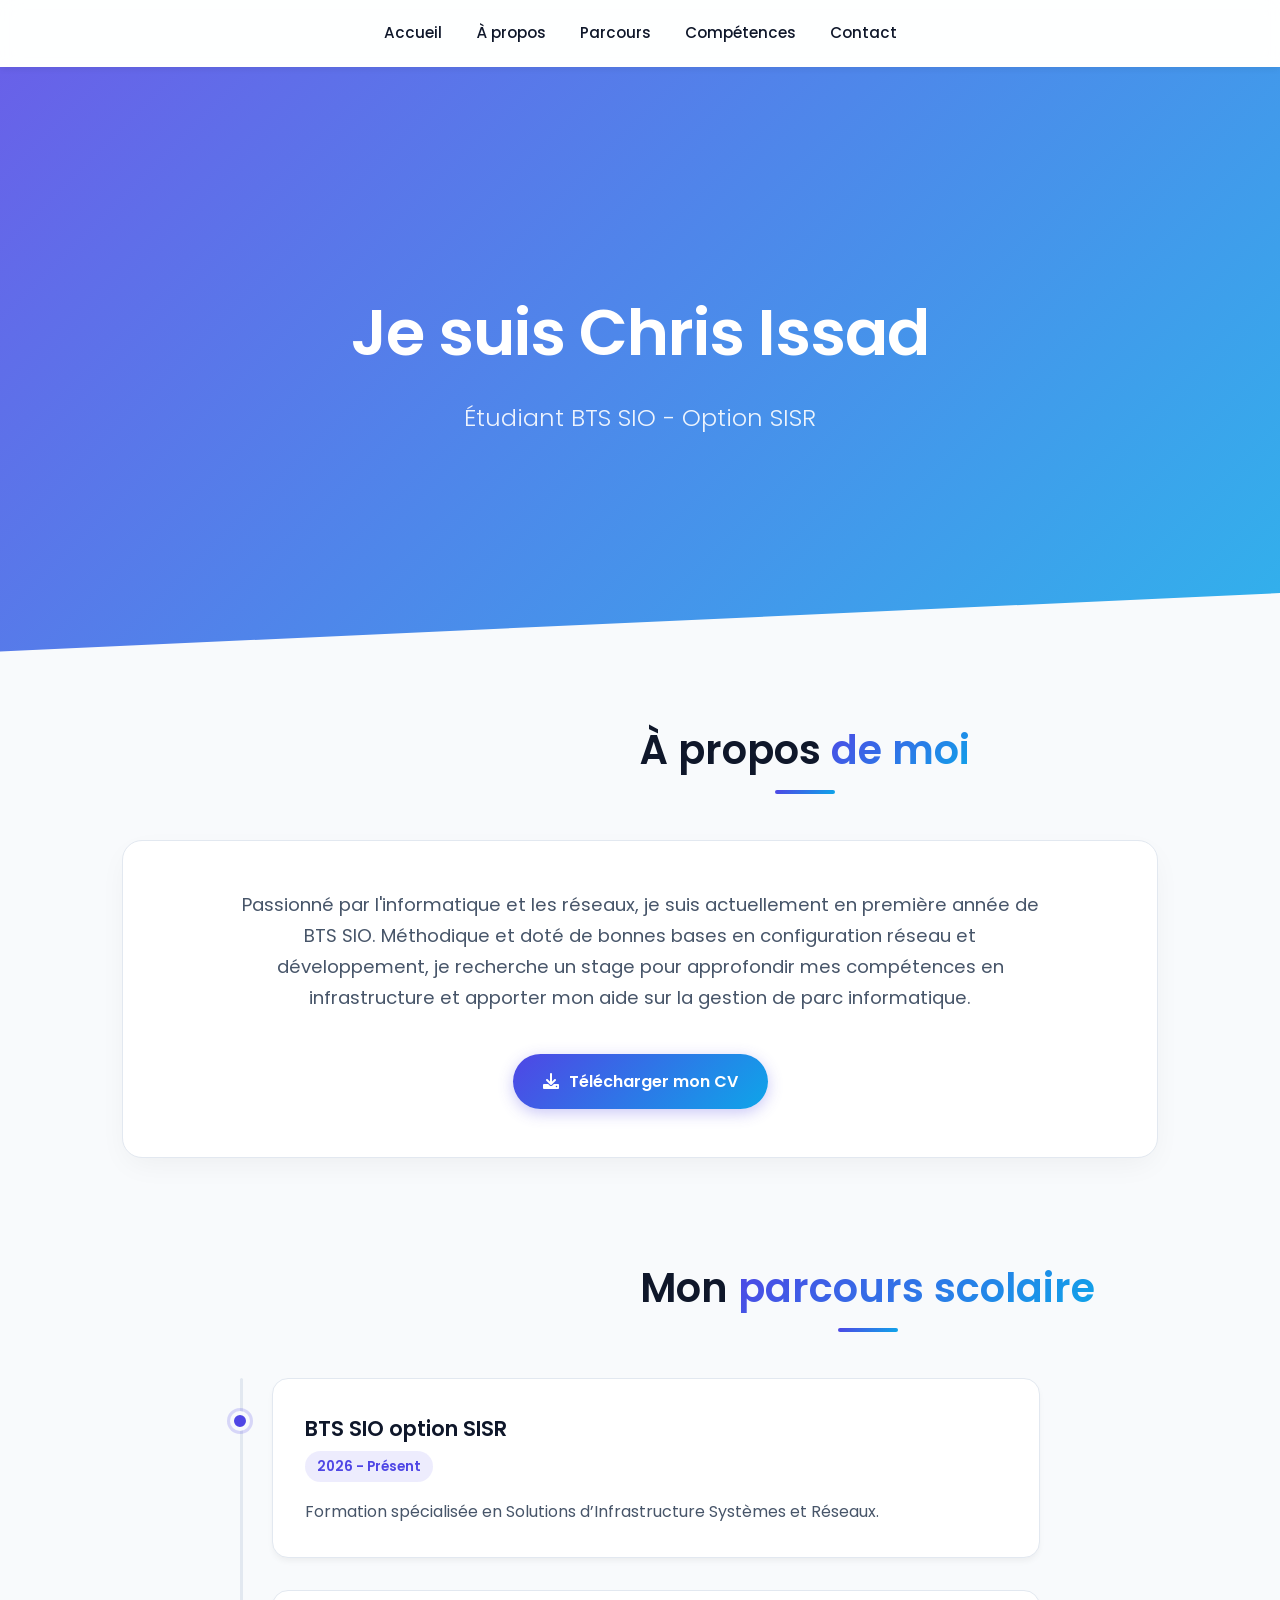
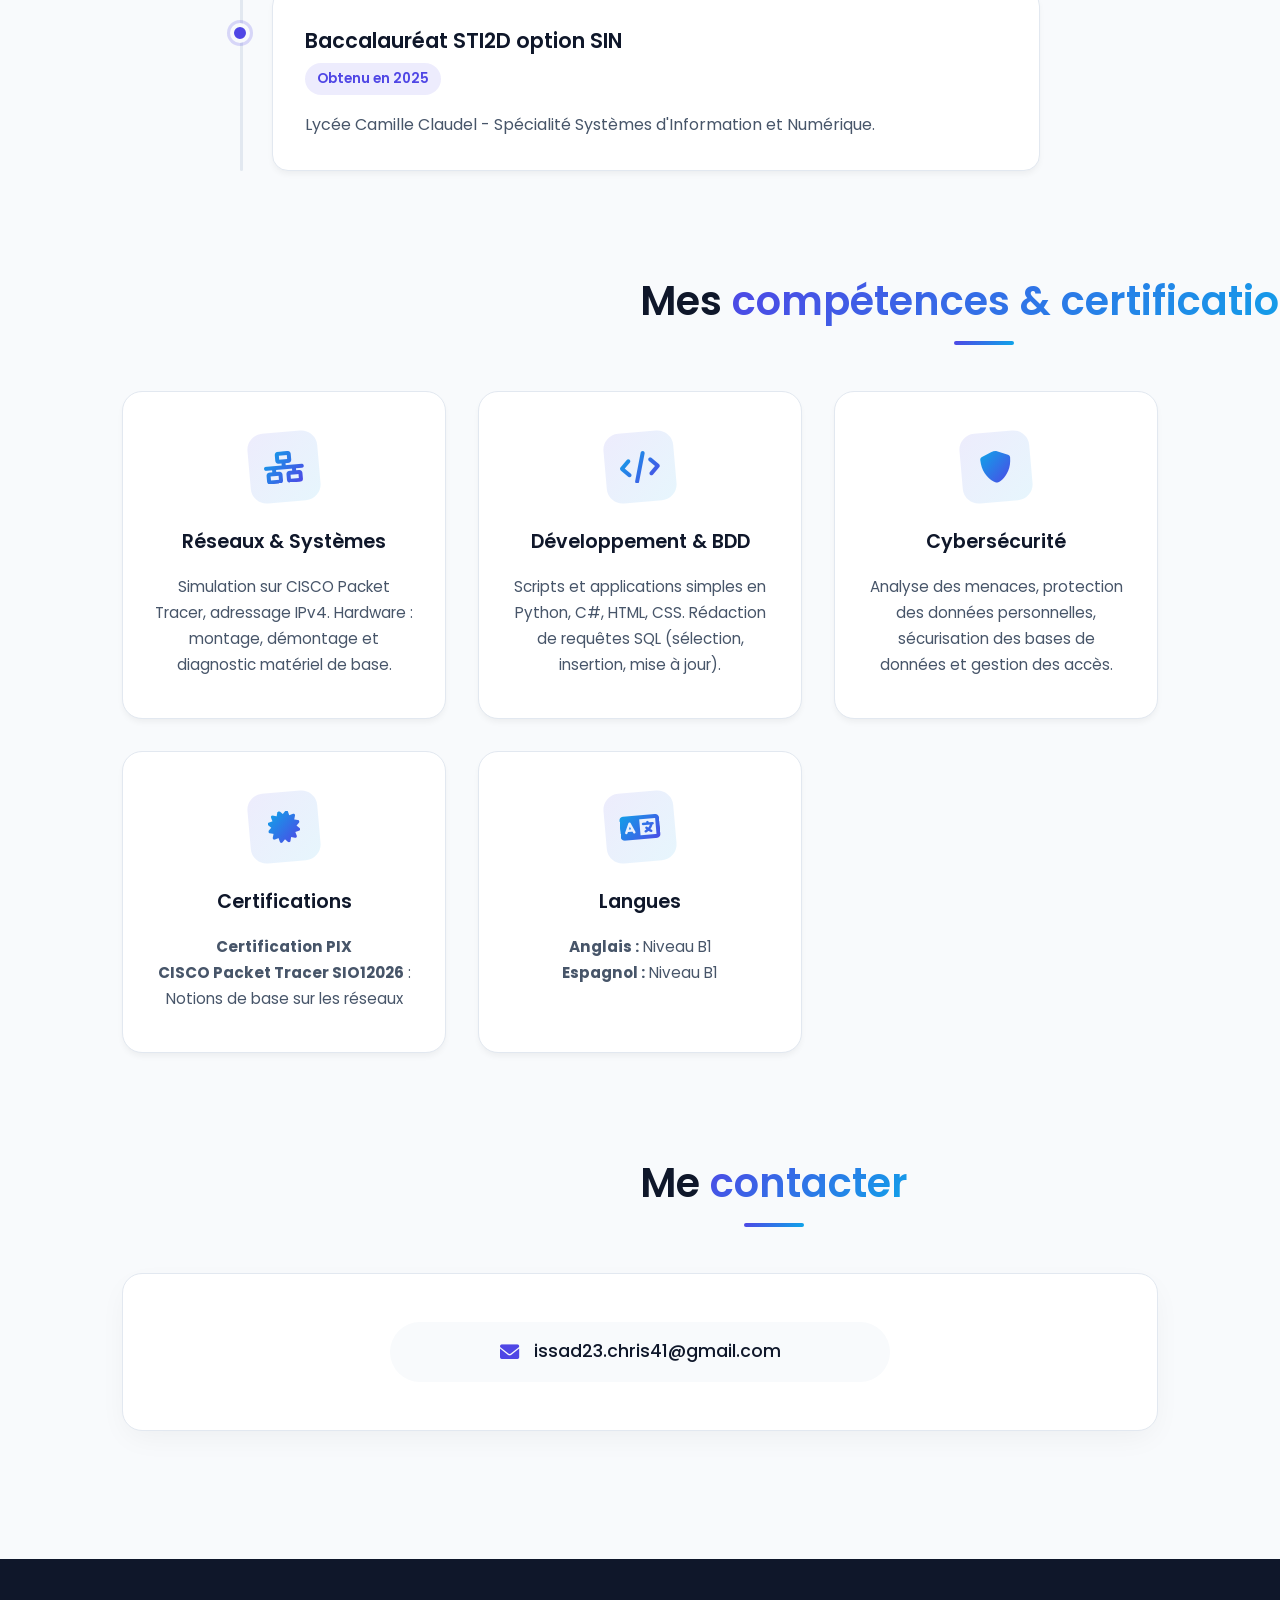
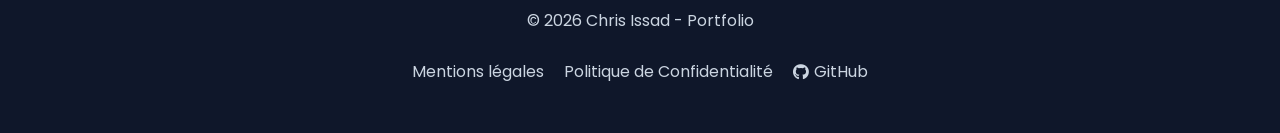
<file: index.html>
<!DOCTYPE html>
<html lang="fr">
<head>
    <meta charset="UTF-8">
    <meta name="viewport" content="width=device-width, initial-scale=1.0">
    <title>Portfolio - Chris Issad</title>
    <!-- Font Awesome -->
    <link href="https://cdnjs.cloudflare.com/ajax/libs/font-awesome/6.0.0/css/all.min.css" rel="stylesheet">
    <!-- Google Fonts: Poppins -->
    <link href="https://fonts.googleapis.com/css2?family=Poppins:wght@300;400;500;600;700&display=swap" rel="stylesheet">
    <link rel="stylesheet" href="style.css">
</head>
<body>

    <nav>
        <div class="nav-links">
            <a href="#accueil">Accueil</a>
            <a href="#propos">À propos</a>
            <a href="#parcours">Parcours</a>
            <a href="#competences">Compétences</a>
            <a href="#contact">Contact</a>
        </div>
    </nav>

    <section id="accueil" class="hero">
        <h1 class="animate-text">Je suis Chris Issad</h1>
        <h2 class="animate-text-delay">Étudiant BTS SIO - Option SISR</h2>
    </section>

    <div class="container">
        
        <!-- À propos -->
        <section id="propos">
            <h2 class="section-title reveal">À propos <span>de moi</span></h2>
            <div class="about-content reveal">
                <p>Passionné par l'informatique et les réseaux, je suis actuellement en première année de BTS SIO. Méthodique et doté de bonnes bases en configuration réseau et développement, je recherche un stage pour approfondir mes compétences en infrastructure et apporter mon aide sur la gestion de parc informatique.</p>
                <a href="Stage CV ISSAD Chris (1).pdf" target="_blank" class="btn-cv">
                    <i class="fas fa-download"></i> Télécharger mon CV
                </a>
            </div>
        </section>

        <!-- Parcours Scolaire -->
        <section id="parcours" class="mt-section">
            <h2 class="section-title reveal">Mon <span>parcours scolaire</span></h2>
            <div class="timeline">
                <div class="timeline-item reveal">
                    <div class="timeline-dot"></div>
                    <h3>BTS SIO option SISR</h3>
                    <div class="timeline-date">2026 - Présent</div>
                    <p>Formation spécialisée en Solutions d’Infrastructure Systèmes et Réseaux.</p>
                </div>
                <div class="timeline-item reveal">
                    <div class="timeline-dot"></div>
                    <h3>Baccalauréat STI2D option SIN</h3>
                    <div class="timeline-date">Obtenu en 2025</div>
                    <p>Lycée Camille Claudel - Spécialité Systèmes d'Information et Numérique.</p>
                </div>
            </div>
        </section>

        <!-- Compétences & Certifications -->
        <section id="competences" class="mt-section">
            <h2 class="section-title reveal">Mes <span>compétences & certifications</span></h2>
            <div class="grid-container">
                <div class="card reveal">
                    <div class="icon-wrapper"><i class="fas fa-network-wired"></i></div>
                    <h3>Réseaux & Systèmes</h3>
                    <p>Simulation sur CISCO Packet Tracer, adressage IPv4. Hardware : montage, démontage et diagnostic matériel de base.</p>
                </div>
                <div class="card reveal">
                    <div class="icon-wrapper"><i class="fas fa-code"></i></div>
                    <h3>Développement & BDD</h3>
                    <p>Scripts et applications simples en Python, C#, HTML, CSS. Rédaction de requêtes SQL (sélection, insertion, mise à jour).</p>
                </div>
                <div class="card reveal">
                    <div class="icon-wrapper"><i class="fas fa-shield-alt"></i></div>
                    <h3>Cybersécurité</h3>
                    <p>Analyse des menaces, protection des données personnelles, sécurisation des bases de données et gestion des accès.</p>
                </div>
                <div class="card reveal">
                    <div class="icon-wrapper"><i class="fas fa-certificate"></i></div>
                    <h3>Certifications</h3>
                    <p><strong>Certification PIX</strong><br><strong>CISCO Packet Tracer SIO12026</strong> : Notions de base sur les réseaux</p>
                </div>
                <div class="card reveal">
                    <div class="icon-wrapper"><i class="fas fa-language"></i></div>
                    <h3>Langues</h3>
                    <p><strong>Anglais :</strong> Niveau B1<br><strong>Espagnol :</strong> Niveau B1</p>
                </div>
            </div>
        </section>

        <!-- Contact -->
        <section id="contact" class="mt-section">
            <h2 class="section-title reveal">Me <span>contacter</span></h2>
            <div class="contact-info reveal">
                <div class="contact-item">
                    <i class="fas fa-envelope"></i>
                    <p><a href="mailto:issad23.chris41@gmail.com">issad23.chris41@gmail.com</a></p>
                </div>
        </section>

    </div>

    <footer>
        <p>&copy; 2026 Chris Issad - Portfolio</p>
        <div class="footer-links">
            <a href="#">Mentions légales</a>
            <a href="#">Politique de Confidentialité</a>
            <a href="https://github.com/chris-issad" target="_blank"><i class="fab fa-github"></i> GitHub</a>
        </div>
    </footer>

    <!-- Script pour les animations au scroll -->
    <script>
        function reveal() {
            var reveals = document.querySelectorAll(".reveal");
            for (var i = 0; i < reveals.length; i++) {
                var windowHeight = window.innerHeight;
                var elementTop = reveals[i].getBoundingClientRect().top;
                var elementVisible = 100; // Déclenchement de l'animation
                if (elementTop < windowHeight - elementVisible) {
                    reveals[i].classList.add("active");
                }
            }
        }
        window.addEventListener("scroll", reveal);
        reveal(); // Pour vérifier dès le chargement
    </script>
</body>
</html>
</file>
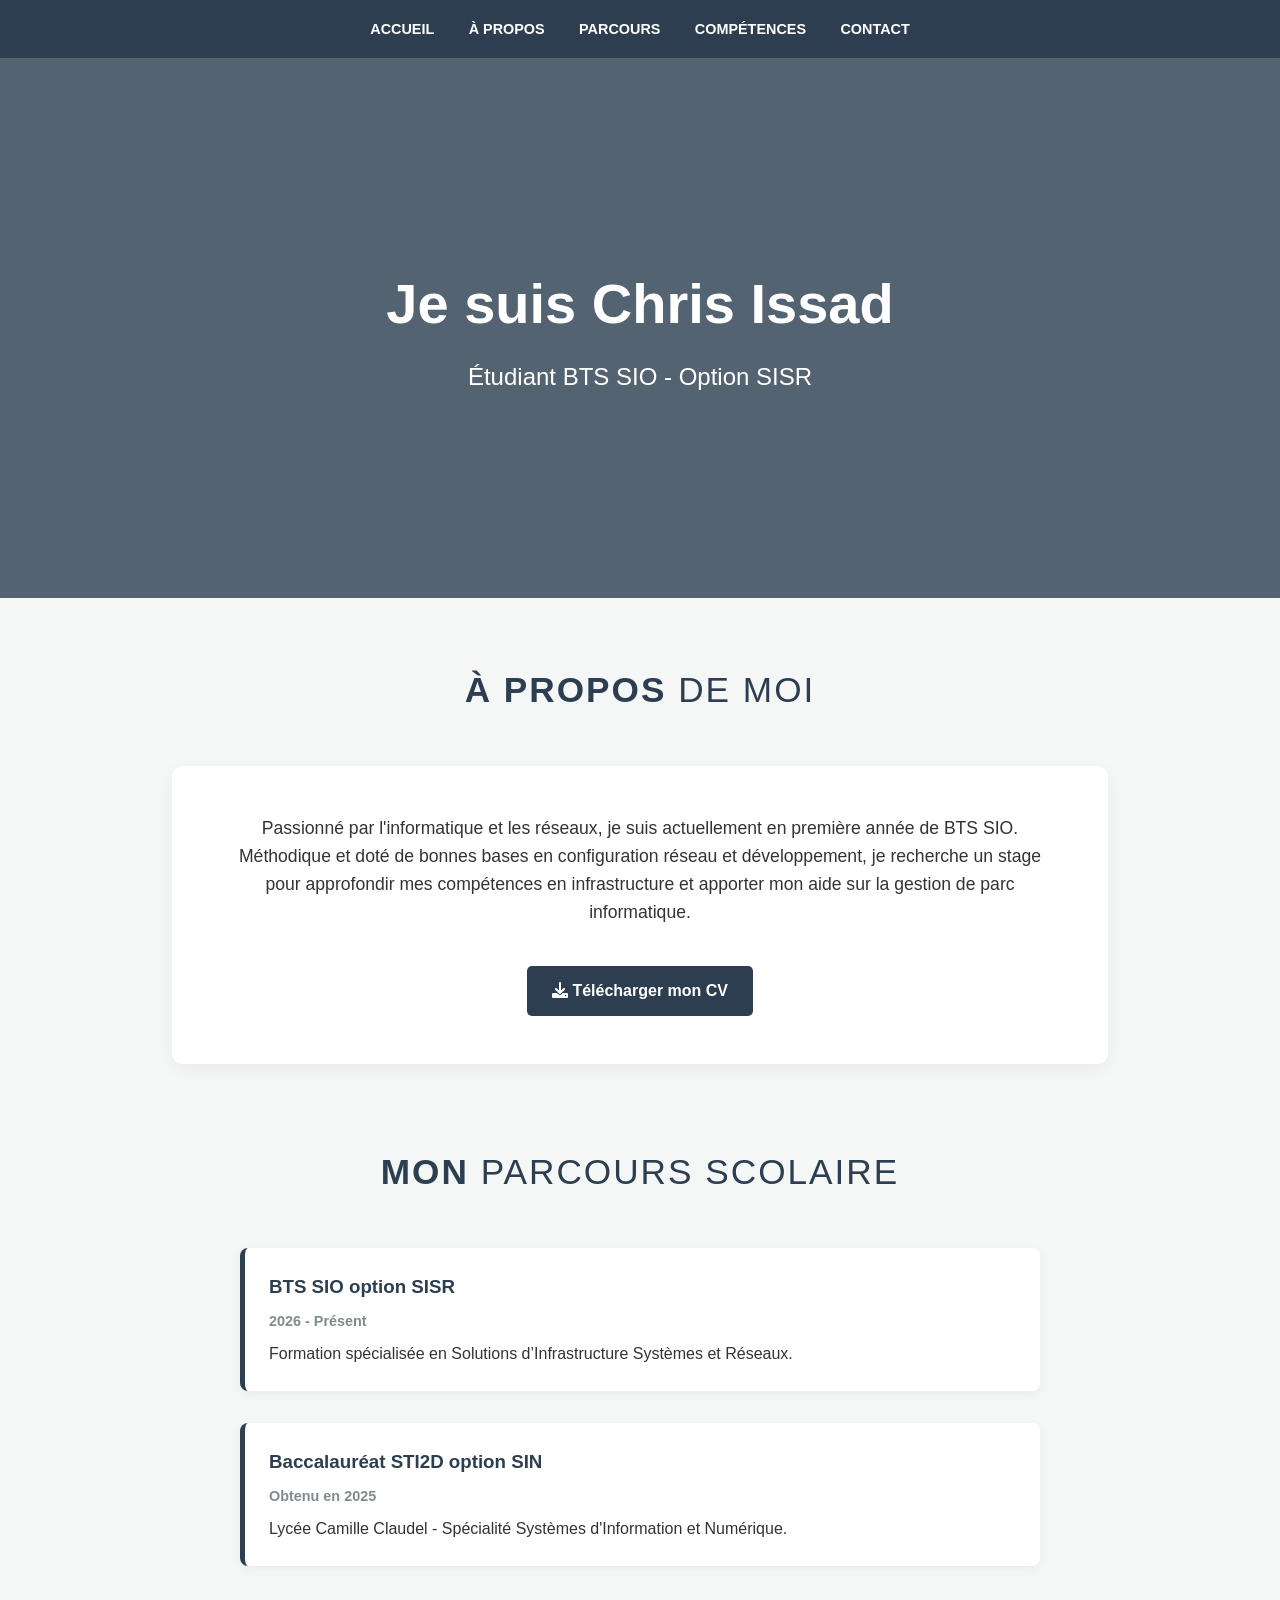
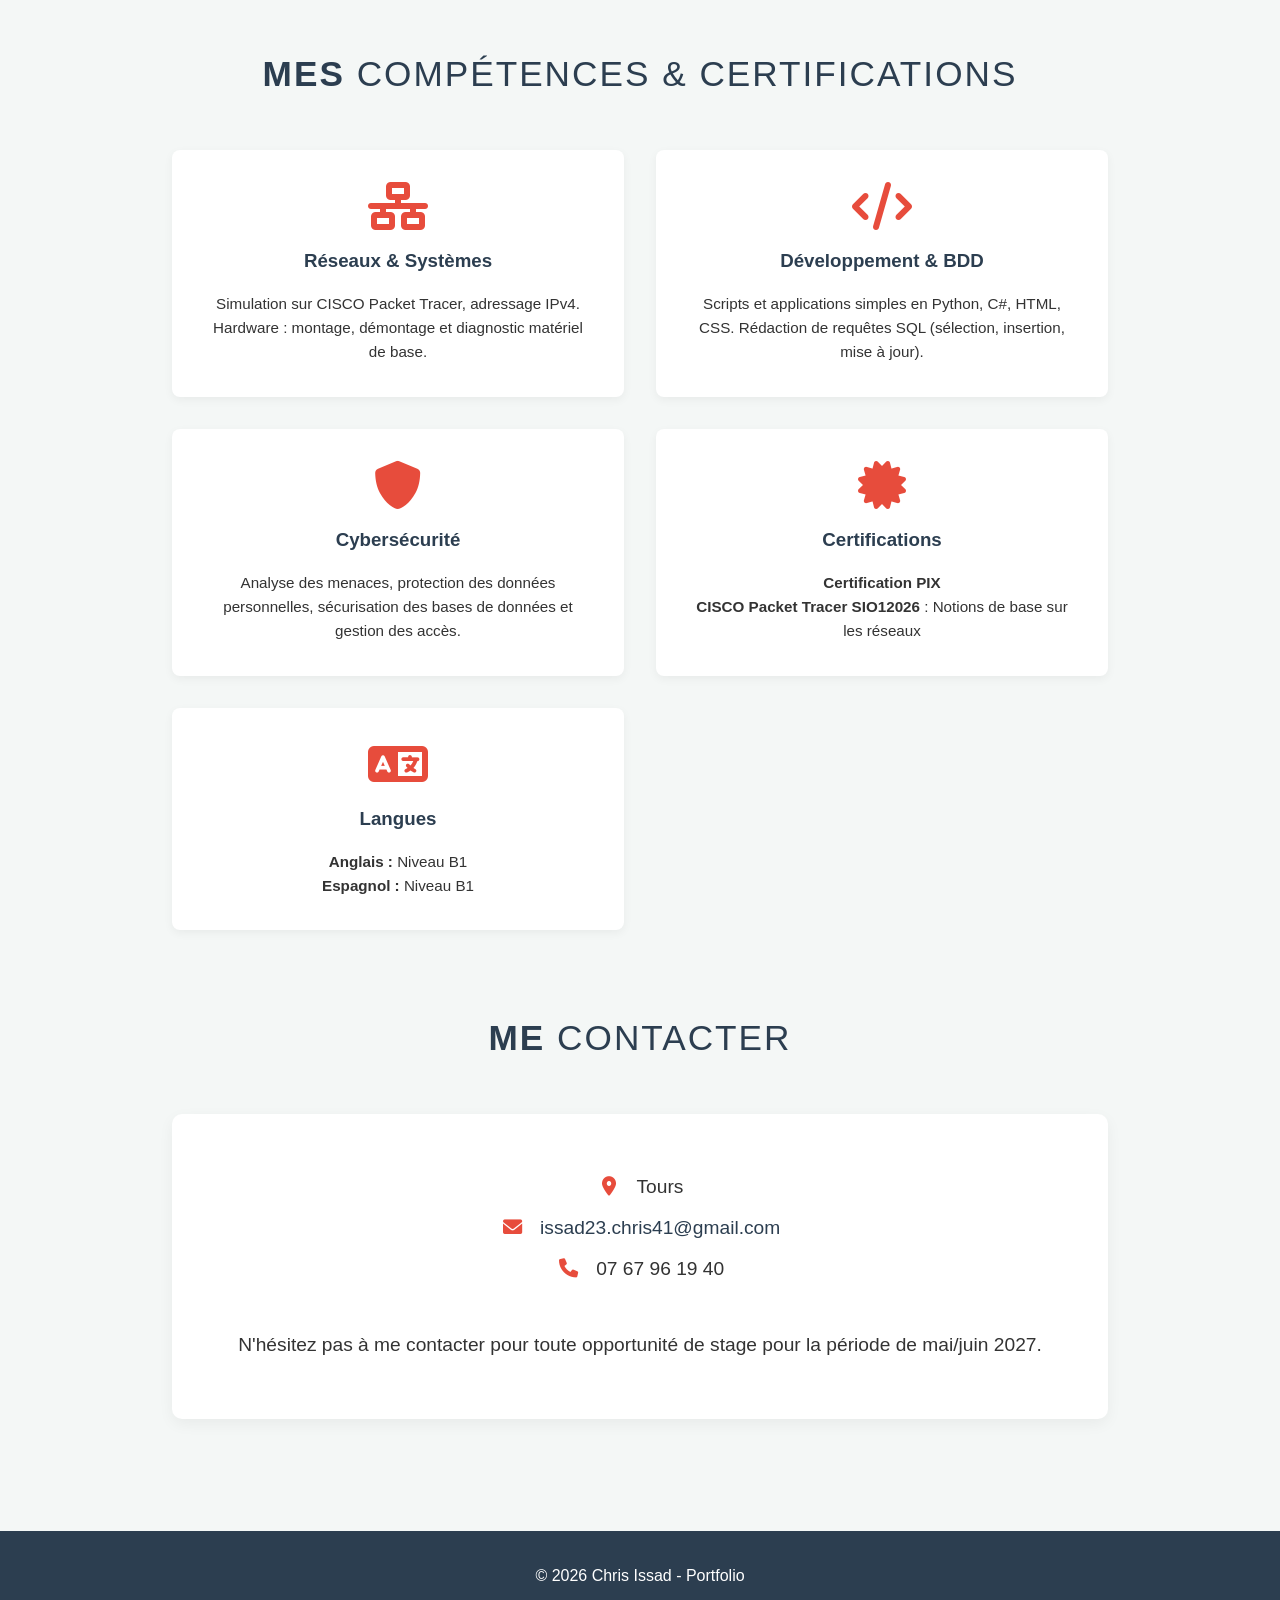
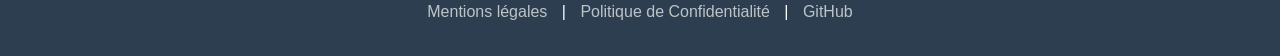
<file: Portfolio.html>
<!DOCTYPE html>
<html lang="fr">
<head>
    <meta charset="UTF-8">
    <meta name="viewport" content="width=device-width, initial-scale=1.0">
    <title>Portfolio - Chris Issad</title>
    <link href="https://cdnjs.cloudflare.com/ajax/libs/font-awesome/6.0.0/css/all.min.css" rel="stylesheet">
    <style>
        :root {
            --bg-color: #f4f7f6;
            --text-color: #333;
            --accent-color: #2c3e50;
            --highlight: #e74c3c;
            --card-bg: #ffffff;
        }

        * {
            margin: 0;
            padding: 0;
            box-sizing: border-box;
            font-family: 'Helvetica Neue', Arial, sans-serif;
        }

        body {
            background-color: var(--bg-color);
            color: var(--text-color);
            line-height: 1.6;
        }

        /* Navbar */
        nav {
            background-color: var(--accent-color);
            padding: 1rem 2rem;
            text-align: center;
            position: sticky;
            top: 0;
            z-index: 1000;
        }

        nav a {
            color: white;
            text-decoration: none;
            margin: 0 15px;
            font-weight: bold;
            text-transform: uppercase;
            font-size: 0.9rem;
        }

        nav a:hover {
            color: var(--highlight);
        }

        /* Hero Section */
        .hero {
            height: 60vh;
            display: flex;
            flex-direction: column;
            justify-content: center;
            align-items: center;
            text-align: center;
            background: linear-gradient(rgba(44, 62, 80, 0.8), rgba(44, 62, 80, 0.8)), url('https://images.unsplash.com/photo-1451187580459-43490279c0fa?q=80&w=2072&auto=format&fit=crop') center/cover;
            color: white;
            padding: 2rem;
        }

        .hero h1 {
            font-size: 3.5rem;
            margin-bottom: 10px;
        }

        .hero h2 {
            font-size: 1.5rem;
            font-weight: 300;
        }

        /* Container */
        .container {
            max-width: 1000px;
            margin: 0 auto;
            padding: 4rem 2rem;
        }

        .section-title {
            text-align: center;
            font-size: 2.2rem;
            margin-bottom: 3rem;
            color: var(--accent-color);
            text-transform: uppercase;
            letter-spacing: 2px;
        }
        
        .section-title span {
            font-weight: 300;
        }

        /* About Section */
        .about-content {
            display: flex;
            flex-direction: column;
            align-items: center;
            text-align: center;
            background: var(--card-bg);
            padding: 3rem;
            border-radius: 10px;
            box-shadow: 0 5px 15px rgba(0,0,0,0.05);
        }

        .about-content p {
            margin-bottom: 1.5rem;
            font-size: 1.1rem;
        }

        .btn-cv {
            display: inline-block;
            background-color: var(--accent-color);
            color: white;
            padding: 12px 25px;
            text-decoration: none;
            border-radius: 5px;
            font-weight: bold;
            transition: background 0.3s;
            margin-top: 1rem;
        }

        .btn-cv:hover {
            background-color: var(--highlight);
        }

        /* Timeline (Parcours) */
        .timeline {
            position: relative;
            max-width: 800px;
            margin: 0 auto;
        }

        .timeline-item {
            background: var(--card-bg);
            padding: 1.5rem;
            border-radius: 8px;
            margin-bottom: 2rem;
            box-shadow: 0 3px 10px rgba(0,0,0,0.05);
            border-left: 5px solid var(--accent-color);
        }

        .timeline-item h3 {
            color: var(--accent-color);
            margin-bottom: 0.5rem;
        }

        .timeline-date {
            color: #7f8c8d;
            font-weight: bold;
            margin-bottom: 0.5rem;
            font-size: 0.9rem;
        }

        /* Certifications & Skills (Grid) */
        .grid-container {
            display: grid;
            grid-template-columns: repeat(auto-fit, minmax(300px, 1fr));
            gap: 2rem;
        }

        .card {
            background: var(--card-bg);
            padding: 2rem;
            border-radius: 8px;
            text-align: center;
            box-shadow: 0 3px 10px rgba(0,0,0,0.05);
            transition: transform 0.3s;
        }

        .card:hover {
            transform: translateY(-5px);
        }

        .card i {
            font-size: 3rem;
            color: var(--highlight);
            margin-bottom: 1rem;
        }

        .card h3 {
            margin-bottom: 1rem;
            color: var(--accent-color);
        }
        
        .card p {
            font-size: 0.95rem;
        }

        /* Contact Section */
        .contact-info {
            text-align: center;
            background: var(--card-bg);
            padding: 3rem;
            border-radius: 10px;
            box-shadow: 0 5px 15px rgba(0,0,0,0.05);
        }

        .contact-info p {
            font-size: 1.2rem;
            margin: 10px 0;
        }
        
        .contact-info i {
            color: var(--highlight);
            margin-right: 10px;
            width: 25px;
        }

        /* Footer */
        footer {
            background-color: var(--accent-color);
            color: white;
            text-align: center;
            padding: 2rem;
            margin-top: 3rem;
        }

        footer a {
            color: #bdc3c7;
            text-decoration: none;
            margin: 0 10px;
        }
        
        footer a:hover {
            color: white;
        }
    </style>
</head>
<body>

    <nav>
        <a href="#accueil">Accueil</a>
        <a href="#propos">À propos</a>
        <a href="#parcours">Parcours</a>
        <a href="#competences">Compétences</a>
        <a href="#contact">Contact</a>
    </nav>

    <section id="accueil" class="hero">
        <h1>Je suis Chris Issad</h1>
        <h2>Étudiant BTS SIO - Option SISR</h2>
    </section>

    <div class="container">
        
        <!-- À propos -->
        <section id="propos">
            <h2 class="section-title">À propos <span>de moi</span></h2>
            <div class="about-content">
                <p>Passionné par l'informatique et les réseaux, je suis actuellement en première année de BTS SIO. Méthodique et doté de bonnes bases en configuration réseau et développement, je recherche un stage pour approfondir mes compétences en infrastructure et apporter mon aide sur la gestion de parc informatique.</p>
                <a href="Stage CV ISSAD Chris (1).pdf" target="_blank" class="btn-cv"><i class="fas fa-download"></i> Télécharger mon CV</a>
            </div>
        </section>

        <!-- Parcours Scolaire -->
        <section id="parcours" style="margin-top: 5rem;">
            <h2 class="section-title">Mon <span>parcours scolaire</span></h2>
            <div class="timeline">
                <div class="timeline-item">
                    <h3>BTS SIO option SISR</h3>
                    <div class="timeline-date">2026 - Présent</div>
                    <p>Formation spécialisée en Solutions d’Infrastructure Systèmes et Réseaux.</p>
                </div>
                <div class="timeline-item">
                    <h3>Baccalauréat STI2D option SIN</h3>
                    <div class="timeline-date">Obtenu en 2025</div>
                    <p>Lycée Camille Claudel - Spécialité Systèmes d'Information et Numérique.</p>
                </div>
            </div>
        </section>

        <!-- Compétences & Certifications -->
        <section id="competences" style="margin-top: 5rem;">
            <h2 class="section-title">Mes <span>compétences & certifications</span></h2>
            <div class="grid-container">
                <div class="card">
                    <i class="fas fa-network-wired"></i>
                    <h3>Réseaux & Systèmes</h3>
                    <p>Simulation sur CISCO Packet Tracer, adressage IPv4. Hardware : montage, démontage et diagnostic matériel de base.</p>
                </div>
                <div class="card">
                    <i class="fas fa-code"></i>
                    <h3>Développement & BDD</h3>
                    <p>Scripts et applications simples en Python, C#, HTML, CSS. Rédaction de requêtes SQL (sélection, insertion, mise à jour).</p>
                </div>
                <div class="card">
                    <i class="fas fa-shield-alt"></i>
                    <h3>Cybersécurité</h3>
                    <p>Analyse des menaces, protection des données personnelles, sécurisation des bases de données et gestion des accès.</p>
                </div>
                <div class="card">
                    <i class="fas fa-certificate"></i>
                    <h3>Certifications</h3>
                    <p><strong>Certification PIX</strong><br><strong>CISCO Packet Tracer SIO12026</strong> : Notions de base sur les réseaux</p>
                </div>
                <div class="card">
                    <i class="fas fa-language"></i>
                    <h3>Langues</h3>
                    <p><strong>Anglais :</strong> Niveau B1<br><strong>Espagnol :</strong> Niveau B1</p>
                </div>
            </div>
        </section>

        <!-- Contact -->
        <section id="contact" style="margin-top: 5rem;">
            <h2 class="section-title">Me <span>contacter</span></h2>
            <div class="contact-info">
                <p><i class="fas fa-map-marker-alt"></i> Tours</p>
                <p><i class="fas fa-envelope"></i> <a href="mailto:issad23.chris41@gmail.com" style="color: var(--accent-color); text-decoration: none;">issad23.chris41@gmail.com</a></p>
                <p><i class="fas fa-phone"></i> 07 67 96 19 40</p>
                <br>
                <p>N'hésitez pas à me contacter pour toute opportunité de stage pour la période de mai/juin 2027.</p>
            </div>
        </section>

    </div>

    <footer>
        <p>&copy; 2026 Chris Issad - Portfolio</p>
        <div style="margin-top: 10px;">
            <a href="#">Mentions légales</a> | 
            <a href="#">Politique de Confidentialité</a> |
            <a href="https://github.com/chris-issad" target="_blank">GitHub</a>
        </div>
    </footer>

</body>
</html>
</file>
<file: style.css>
:root {
    /* Palette moderne type SaaS/Tech */
    --bg-color: #f8fafc;
    --text-color: #475569;
    --heading-color: #0f172a;
    --accent-color: #4f46e5; /* Indigo */
    --accent-hover: #4338ca;
    --highlight: #0ea5e9; /* Light blue */
    --card-bg: #ffffff;
    --border-color: #e2e8f0;
}

* {
    margin: 0;
    padding: 0;
    box-sizing: border-box;
    font-family: 'Poppins', sans-serif;
}

body {
    background-color: var(--bg-color);
    color: var(--text-color);
    line-height: 1.7;
    scroll-behavior: smooth;
    overflow-x: hidden;
}

h1, h2, h3, h4 {
    color: var(--heading-color);
    font-weight: 600;
}

/* Espacement réutilisable */
.mt-section {
    margin-top: 6rem;
}

/* Navbar avec effet Glassmorphism */
nav {
    background: rgba(255, 255, 255, 0.85);
    backdrop-filter: blur(10px);
    -webkit-backdrop-filter: blur(10px);
    padding: 1.2rem 2rem;
    position: sticky;
    top: 0;
    z-index: 1000;
    box-shadow: 0 4px 6px -1px rgba(0, 0, 0, 0.05);
    display: flex;
    justify-content: center;
    border-bottom: 1px solid rgba(255,255,255,0.3);
}

.nav-links a {
    color: var(--heading-color);
    text-decoration: none;
    margin: 0 15px;
    font-weight: 500;
    font-size: 0.95rem;
    position: relative;
    transition: color 0.3s ease;
}

.nav-links a::after {
    content: '';
    position: absolute;
    width: 0;
    height: 2px;
    bottom: -4px;
    left: 0;
    background-color: var(--accent-color);
    transition: width 0.3s ease;
}

.nav-links a:hover {
    color: var(--accent-color);
}

.nav-links a:hover::after {
    width: 100%;
}

/* Animations Hero Section */
.animate-text {
    opacity: 0;
    animation: slideDown 1s cubic-bezier(0.25, 0.8, 0.25, 1) forwards;
}
.animate-text-delay {
    opacity: 0;
    animation: slideDown 1s cubic-bezier(0.25, 0.8, 0.25, 1) 0.3s forwards;
}
@keyframes slideDown {
    from { opacity: 0; transform: translateY(-30px); }
    to { opacity: 1; transform: translateY(0); }
}

/* Hero Section avec dégradé moderne */
.hero {
    height: 65vh;
    display: flex;
    flex-direction: column;
    justify-content: center;
    align-items: center;
    text-align: center;
    background: linear-gradient(135deg, rgba(79, 70, 229, 0.85), rgba(14, 165, 233, 0.85)), url('https://images.unsplash.com/photo-1451187580459-43490279c0fa?q=80&w=2072&auto=format&fit=crop') center/cover fixed;
    color: white;
    padding: 2rem;
    clip-path: polygon(0 0, 100% 0, 100% 90%, 0% 100%);
}

.hero h1 {
    font-size: 4rem;
    margin-bottom: 10px;
    color: white;
    letter-spacing: -1px;
}

.hero h2 {
    font-size: 1.5rem;
    font-weight: 300;
    color: rgba(255, 255, 255, 0.9);
}

/* Container */
.container {
    max-width: 1100px;
    margin: 0 auto;
    padding: 4rem 2rem;
}

/* Textes en dégradé pour les titres */
.section-title {
    text-align: center;
    font-size: 2.5rem;
    margin-bottom: 3.5rem;
    position: relative;
    display: inline-block;
    left: 50%;
    transform: translateX(-50%);
}

.section-title span {
    background: linear-gradient(135deg, var(--accent-color), var(--highlight));
    -webkit-background-clip: text;
    -webkit-text-fill-color: transparent;
}

.section-title::after {
    content: '';
    position: absolute;
    bottom: -10px;
    left: 50%;
    transform: translateX(-50%);
    width: 60px;
    height: 4px;
    background: linear-gradient(135deg, var(--accent-color), var(--highlight));
    border-radius: 2px;
}

/* Classe globale d'apparition au scroll */
.reveal {
    opacity: 0;
    transform: translateY(40px);
    transition: all 0.8s cubic-bezier(0.5, 0, 0, 1);
}
.reveal.active {
    opacity: 1;
    transform: translateY(0);
}

/* About Section */
.about-content {
    background: var(--card-bg);
    padding: 3rem;
    border-radius: 20px;
    box-shadow: 0 10px 30px -5px rgba(0, 0, 0, 0.05);
    border: 1px solid var(--border-color);
    text-align: center;
}

.about-content p {
    font-size: 1.15rem;
    margin-bottom: 2.5rem;
    max-width: 800px;
    margin-left: auto;
    margin-right: auto;
}

/* Bouton avec effet de reflet brillant */
.btn-cv {
    display: inline-flex;
    align-items: center;
    gap: 10px;
    background: linear-gradient(135deg, var(--accent-color), var(--highlight));
    color: white;
    padding: 14px 30px;
    text-decoration: none;
    border-radius: 50px;
    font-weight: 600;
    position: relative;
    overflow: hidden;
    transition: transform 0.3s ease, box-shadow 0.3s ease;
    box-shadow: 0 4px 15px rgba(79, 70, 229, 0.3);
}

.btn-cv::after {
    content: '';
    position: absolute;
    top: 0;
    left: -100%;
    width: 50%;
    height: 100%;
    background: linear-gradient(to right, rgba(255,255,255,0) 0%, rgba(255,255,255,0.3) 50%, rgba(255,255,255,0) 100%);
    transform: skewX(-25deg);
    transition: all 0.5s ease;
}

.btn-cv:hover {
    transform: translateY(-3px);
    box-shadow: 0 8px 25px rgba(79, 70, 229, 0.5);
}

.btn-cv:hover::after {
    left: 150%;
}

/* Timeline (Parcours) */
.timeline {
    position: relative;
    max-width: 800px;
    margin: 0 auto;
    padding-left: 2rem;
}

.timeline::before {
    content: '';
    position: absolute;
    left: 0;
    top: 0;
    height: 100%;
    width: 3px;
    background: var(--border-color);
    border-radius: 3px;
}

.timeline-item {
    position: relative;
    background: var(--card-bg);
    padding: 2rem;
    border-radius: 16px;
    margin-bottom: 2rem;
    box-shadow: 0 4px 6px -1px rgba(0, 0, 0, 0.05);
    border: 1px solid var(--border-color);
    transition: transform 0.3s ease, box-shadow 0.3s ease;
}

.timeline-item:hover {
    transform: translateX(10px);
    border-color: var(--highlight);
    box-shadow: 0 10px 20px -5px rgba(14, 165, 233, 0.15);
}

.timeline-dot {
    position: absolute;
    left: -2.7rem;
    top: 2rem;
    width: 20px;
    height: 20px;
    background: var(--accent-color);
    border: 4px solid var(--bg-color);
    border-radius: 50%;
    box-shadow: 0 0 0 3px rgba(79, 70, 229, 0.2);
    transition: transform 0.3s ease, background 0.3s ease;
}

.timeline-item:hover .timeline-dot {
    transform: scale(1.3);
    background: var(--highlight);
}

.timeline-item h3 {
    margin-bottom: 0.3rem;
    font-size: 1.3rem;
}

.timeline-date {
    display: inline-block;
    background: rgba(79, 70, 229, 0.1);
    color: var(--accent-color);
    padding: 4px 12px;
    border-radius: 20px;
    font-size: 0.85rem;
    font-weight: 600;
    margin-bottom: 1rem;
}

/* Certifications & Skills (Grid) */
.grid-container {
    display: grid;
    grid-template-columns: repeat(auto-fit, minmax(300px, 1fr));
    gap: 2rem;
}

.card {
    background: var(--card-bg);
    padding: 2.5rem 2rem;
    border-radius: 20px;
    text-align: center;
    box-shadow: 0 4px 6px -1px rgba(0, 0, 0, 0.05);
    border: 1px solid var(--border-color);
    transition: all 0.4s cubic-bezier(0.175, 0.885, 0.32, 1.275);
}

/* Glow Effect au survol */
.card:hover {
    transform: translateY(-12px);
    box-shadow: 0 20px 40px -5px rgba(79, 70, 229, 0.2);
    border-color: var(--highlight);
}

.icon-wrapper {
    width: 70px;
    height: 70px;
    margin: 0 auto 1.5rem auto;
    background: linear-gradient(135deg, rgba(79, 70, 229, 0.1), rgba(14, 165, 233, 0.1));
    border-radius: 16px;
    display: flex;
    justify-content: center;
    align-items: center;
    transform: rotate(-5deg);
    transition: transform 0.4s ease;
}

.card:hover .icon-wrapper {
    transform: rotate(0deg) scale(1.15);
    background: linear-gradient(135deg, rgba(79, 70, 229, 0.15), rgba(14, 165, 233, 0.15));
}

.icon-wrapper i {
    font-size: 2rem;
    color: var(--accent-color);
    background: -webkit-linear-gradient(135deg, var(--accent-color), var(--highlight));
    -webkit-background-clip: text;
    -webkit-text-fill-color: transparent;
}

.card h3 {
    margin-bottom: 1rem;
    font-size: 1.2rem;
}
        
.card p {
    font-size: 0.95rem;
    color: var(--text-color);
}

/* Contact Section */
.contact-info {
    background: var(--card-bg);
    padding: 3rem;
    border-radius: 20px;
    box-shadow: 0 10px 30px -5px rgba(0, 0, 0, 0.05);
    border: 1px solid var(--border-color);
    display: flex;
    flex-direction: column;
    align-items: center;
    gap: 1.5rem;
}

.contact-item {
    display: flex;
    align-items: center;
    justify-content: center;
    gap: 15px;
    font-size: 1.1rem;
    background: var(--bg-color);
    padding: 15px 25px;
    border-radius: 50px;
    width: 100%;
    max-width: 500px;
    transition: transform 0.3s ease, background 0.3s ease;
}

.contact-item:hover {
    transform: translateY(-3px);
    background: #f1f5f9;
}

.contact-item i {
    color: var(--accent-color);
    font-size: 1.2rem;
}

.contact-item a {
    color: var(--heading-color);
    text-decoration: none;
    font-weight: 500;
}

.contact-item a:hover {
    color: var(--accent-color);
}

.contact-msg {
    margin-top: 1rem;
    text-align: center;
    font-style: italic;
    color: #64748b;
}

/* Footer */
footer {
    background-color: var(--heading-color);
    color: #cbd5e1;
    text-align: center;
    padding: 3rem 2rem;
    margin-top: 4rem;
}

.footer-links {
    margin-top: 1.5rem;
    display: flex;
    justify-content: center;
    gap: 20px;
    flex-wrap: wrap;
}

.footer-links a {
    color: #cbd5e1;
    text-decoration: none;
    transition: color 0.3s ease;
    display: flex;
    align-items: center;
    gap: 5px;
}

.footer-links a:hover {
    color: white;
}

/* Responsive */
@media (max-width: 768px) {
    .hero h1 {
        font-size: 2.8rem;
    }
    .nav-links a {
        margin: 0 8px;
        font-size: 0.85rem;
    }
    .timeline {
        padding-left: 1rem;
    }
    .timeline-dot {
        left: -1.7rem;
    }
}
</file>
